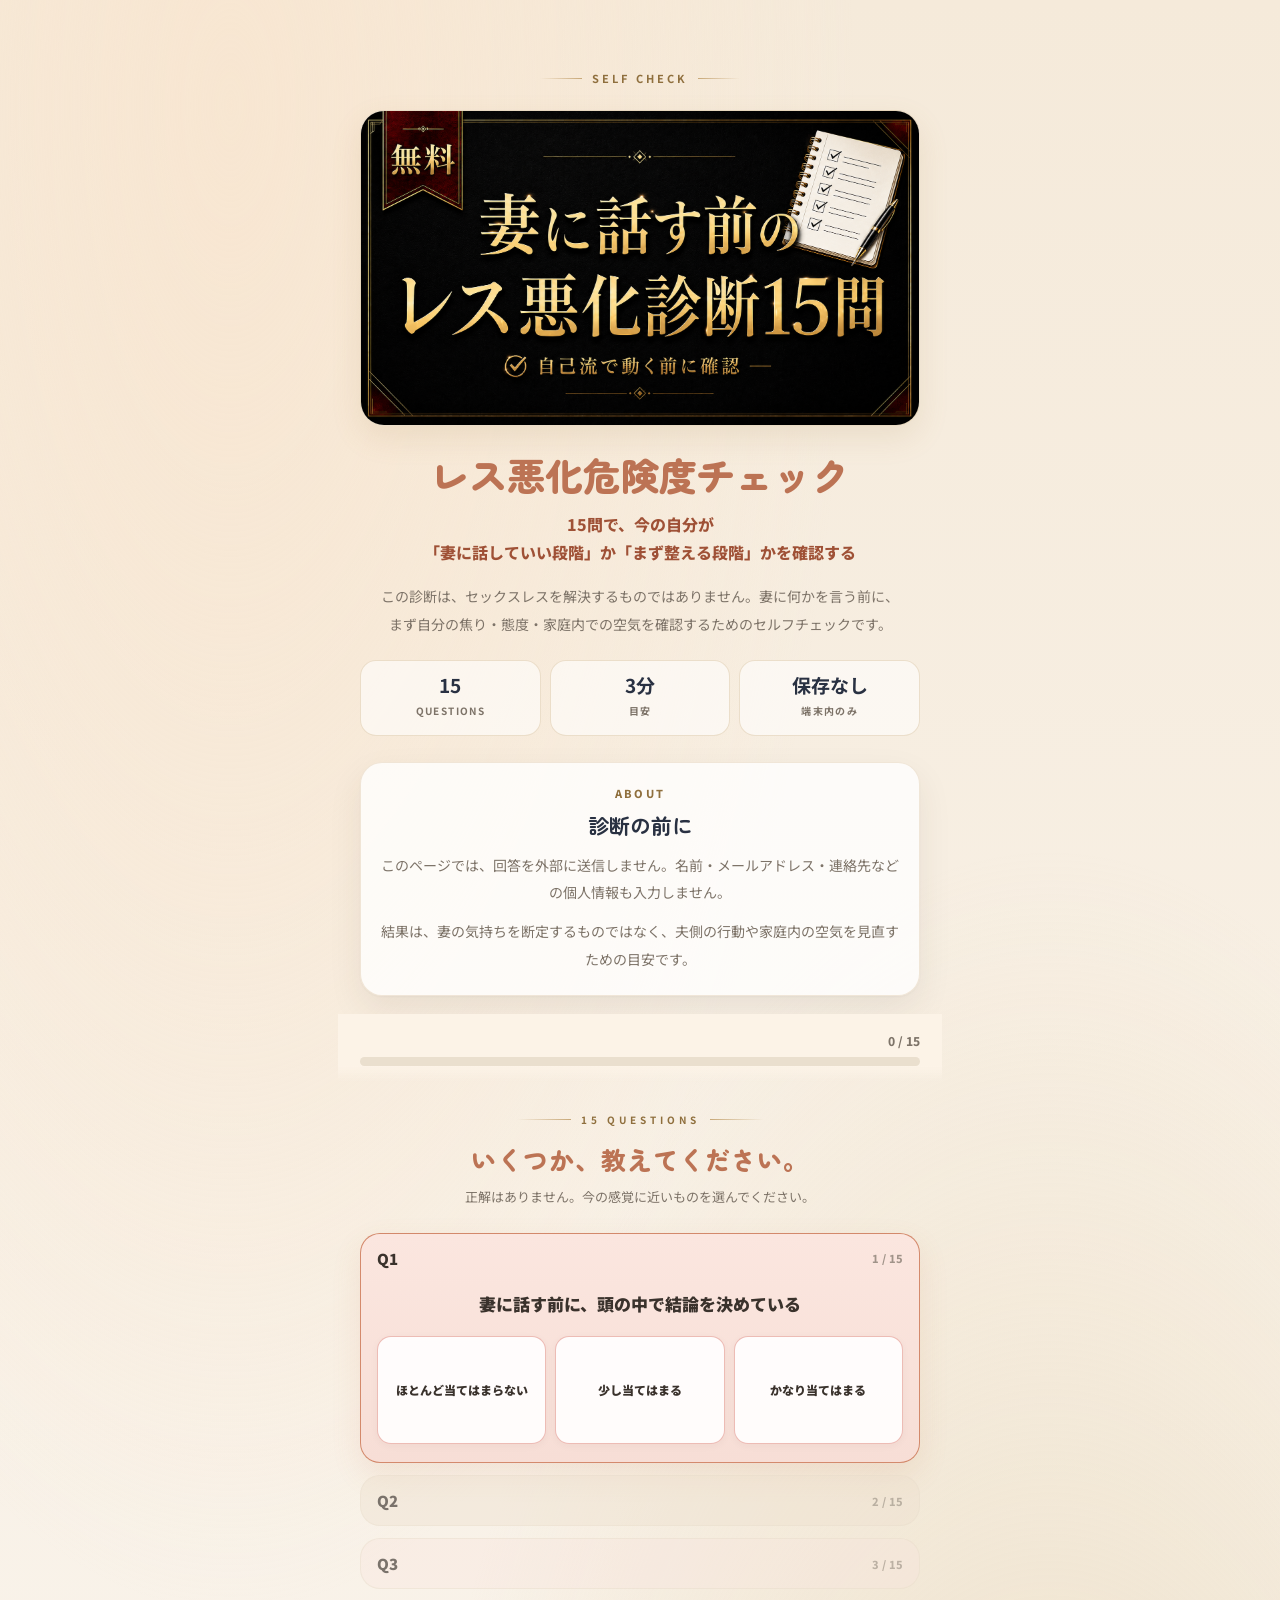
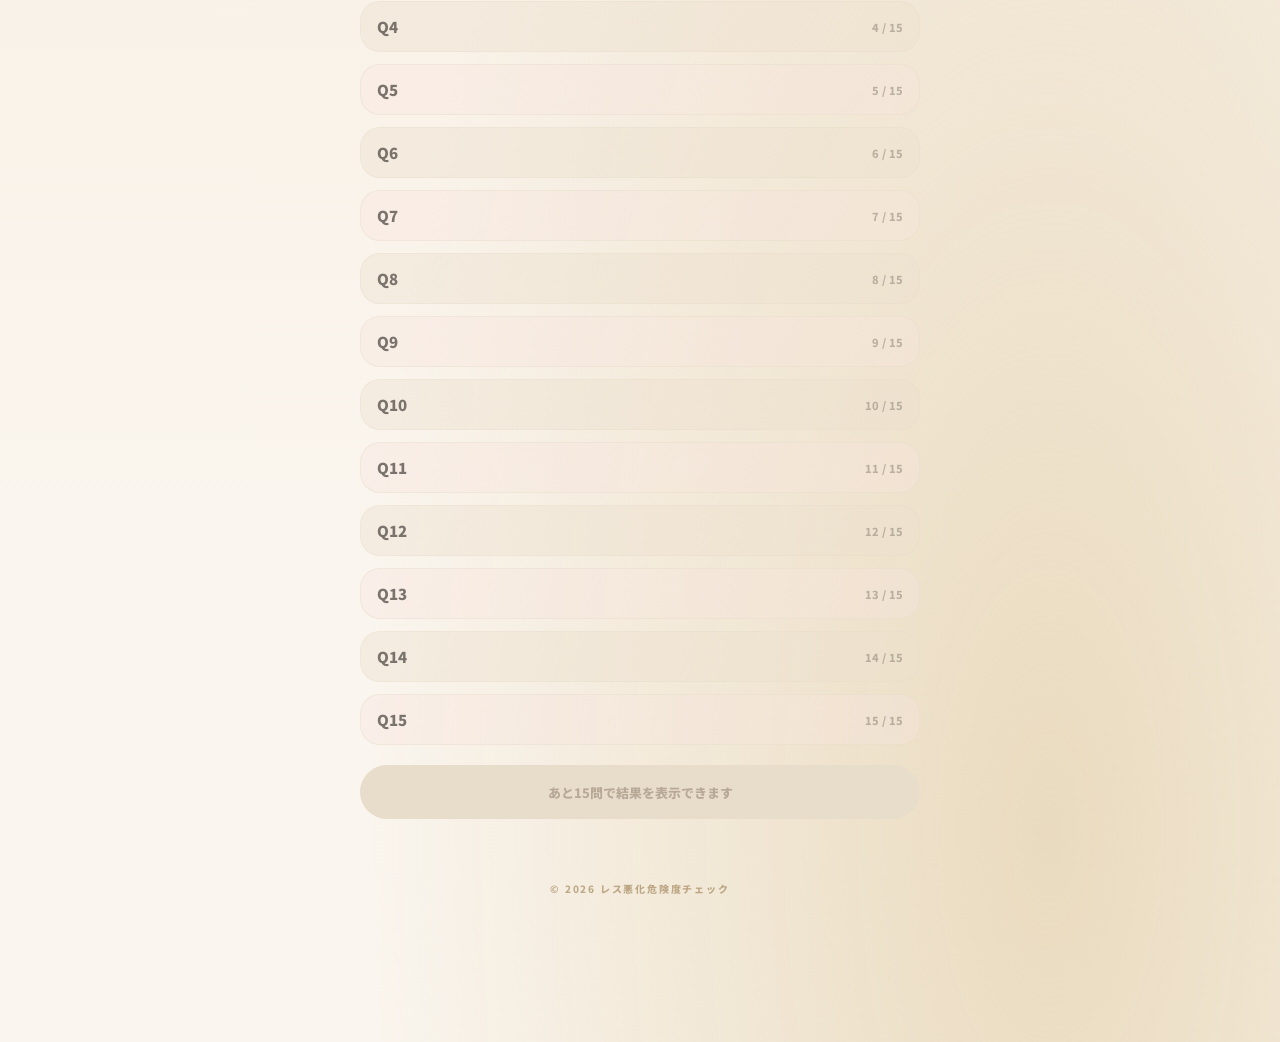
<file: risk-check/index.html>
<!doctype html>
<html lang="ja">
<head>
  <meta charset="utf-8">
  <meta name="viewport" content="width=device-width, initial-scale=1">
  <meta name="description" content="レス悪化危険度チェック。15問で今の状態をセルフチェックできます。">
  <title>レス悪化危険度チェック</title>
  <link rel="preconnect" href="https://fonts.googleapis.com">
  <link rel="preconnect" href="https://fonts.gstatic.com" crossorigin>
  <link href="https://fonts.googleapis.com/css2?family=Noto+Sans+JP:wght@400;500;700;800;900&family=Zen+Maru+Gothic:wght@500;700;900&display=swap" rel="stylesheet">
  <link rel="stylesheet" href="style.css?v=20260515-1">
  <script defer src="script.js?v=20260515-1"></script>
</head>
<body>
  <div class="page-bg">
    <main class="app-frame" id="app">
      <section class="screen landing-screen" id="landing-screen" aria-labelledby="hero-title">
        <div class="ornament-label">
          <span></span>
          <b>SELF CHECK</b>
          <span></span>
        </div>

        <div class="hero-visual">
          <img src="less_checklist15.png" alt="妻に話す前のレス悪化診断15問">
        </div>

        <div class="hero-copy">
          <h1 id="hero-title">レス悪化危険度チェック</h1>
          <p class="lead">15問で、今の自分が<br>「妻に話していい段階」か<br class="mobile-break">「まず整える段階」かを確認する</p>
          <p class="body-copy">この診断は、セックスレスを解決するものではありません。妻に何かを言う前に、まず自分の焦り・態度・家庭内での空気を確認するためのセルフチェックです。</p>
        </div>

        <div class="meta-row" aria-label="診断の概要">
          <div><strong>15</strong><span>QUESTIONS</span></div>
          <div><strong>3分</strong><span>目安</span></div>
          <div><strong>保存なし</strong><span>端末内のみ</span></div>
        </div>

        <section class="plain-section" aria-labelledby="about-title">
          <div class="section-label">ABOUT</div>
          <h2 id="about-title">診断の前に</h2>
          <p>このページでは、回答を外部に送信しません。名前・メールアドレス・連絡先などの個人情報も入力しません。</p>
          <p>結果は、妻の気持ちを断定するものではなく、夫側の行動や家庭内の空気を見直すための目安です。</p>
        </section>

        <section class="quiz-block" id="quiz-screen" aria-labelledby="quiz-heading">
          <div class="quiz-top">
          <div class="quiz-status">
            <span id="quiz-count">0 / 15</span>
            <div class="progress-track" aria-hidden="true">
              <div class="progress-bar" id="progress-bar"></div>
            </div>
          </div>
          </div>

          <div class="quiz-intro">
          <div class="gold-divider" aria-hidden="true">
            <span></span>
            <b>15 QUESTIONS</b>
            <span></span>
          </div>
          <h1 id="quiz-heading">いくつか、教えてください。</h1>
          <p>正解はありません。今の感覚に近いものを選んでください。</p>
          </div>

          <div class="question-list" id="question-list"></div>

          <div class="quiz-submit" id="quiz-submit">
          <button class="primary-button" type="button" data-action="show-result" disabled>すべて回答すると結果を表示できます</button>
          </div>
        </section>

        <footer class="mini-footer">
          <span></span>
          <p>© 2026 レス悪化危険度チェック</p>
          <span></span>
        </footer>
      </section>

      <section class="screen result-screen is-hidden" id="result-screen" aria-labelledby="result-heading" aria-live="polite">
        <div class="result-top">
          <div class="result-badge">YOUR RESULT</div>
          <button class="ghost-button" type="button" data-action="restart">診断をやり直す</button>
        </div>

        <div class="score-panel">
          <p class="score-label">TOTAL SCORE</p>
          <div class="score-number"><span id="score-value">0</span><small>/30</small></div>
          <div class="danger-track" aria-hidden="true">
            <div class="danger-bar" id="danger-bar"></div>
          </div>
          <p class="score-range" id="score-range">0〜7点</p>
        </div>

        <section class="result-block">
          <p class="section-label">判定</p>
          <h2 id="result-heading"></h2>
          <p id="result-description"></p>
        </section>

        <section class="result-block">
          <p class="section-label">推奨アクション</p>
          <ul class="action-list" id="action-list"></ul>
        </section>

        <section class="common-message">
          <h2>点数に関係なく、夫側の土台を整えることは損になりません。</h2>
          <p>まず整えるべき土台は以下の5つです。</p>
          <ol>
            <li>見た目・清潔感</li>
            <li>家庭内での空気・存在感</li>
            <li>家事・育児の自分ごと化</li>
            <li>妻への依存を下げる</li>
            <li>妻のサインと、断られた後の態度</li>
          </ol>
          <p>詳しい解説はnote記事の有料部分でまとめています。</p>
        </section>

        <section class="note-cta" aria-labelledby="note-heading">
          <p class="note-kicker">CONTINUE READING</p>
          <h2 id="note-heading">詳しい読み解きと、次にやることを確認する</h2>
          <p>この診断では、大まかな危険度まで確認できます。ただし、点数だけでは「何をやめるべきか」「どこから整えるべきか」までは分かりません。</p>
          <p>note有料部分では、点数別の詳しい解説と、夫側がまず整える5つの土台を解説しています。</p>
          <a class="primary-button note-button" href="https://note.com/yasuyasu_02/n/n2ad7b9c1fb10">noteで詳しい解説を読む</a>
        </section>

        <footer class="mini-footer">
          <span></span>
          <p>© 2026 レス悪化危険度チェック</p>
          <span></span>
        </footer>
      </section>
    </main>
  </div>

  <noscript>
    <p class="noscript-message">この診断を使うにはJavaScriptを有効にしてください。</p>
  </noscript>
</body>
</html>
</file>
<file: risk-check/style.css>
:root {
  --bg: #faf5ee;
  --bg-deep: #f0dfc7;
  --card: #ffffff;
  --warm: #f3ead9;
  --warm-2: #fbf0df;
  --ink: #3a322c;
  --muted: #7d7368;
  --line: #e8ddcb;
  --accent: #c9714e;
  --accent-deep: #9f5136;
  --gold: #c8a878;
  --gold-deep: #8f6f3d;
  --navy: #293142;
  --shadow: 0 1px 2px rgba(58, 50, 44, 0.04), 0 14px 34px rgba(58, 50, 44, 0.08);
}

* {
  box-sizing: border-box;
}

html {
  background: var(--bg);
  color: var(--ink);
  -webkit-text-size-adjust: 100%;
}

body {
  margin: 0;
  min-height: 100vh;
  font-family: "Noto Sans JP", "Hiragino Sans", "Yu Gothic", Meiryo, system-ui, sans-serif;
  color: var(--ink);
  background: var(--bg);
  letter-spacing: 0;
}

button,
a {
  -webkit-tap-highlight-color: transparent;
}

button {
  font: inherit;
}

.page-bg {
  min-height: 100vh;
  background:
    radial-gradient(ellipse at 18% 4%, rgba(248, 230, 209, 0.95) 0%, rgba(248, 230, 209, 0) 42%),
    radial-gradient(ellipse at 82% 92%, rgba(232, 216, 186, 0.9) 0%, rgba(232, 216, 186, 0) 46%),
    linear-gradient(180deg, #f5eada 0%, var(--bg) 82%);
  display: flex;
  justify-content: center;
}

.app-frame {
  width: 100%;
  max-width: 560px;
  min-height: 100vh;
  background: transparent;
  overflow: visible;
  position: relative;
}

.screen {
  min-height: 100vh;
  padding: 28px 22px 34px;
}

.is-hidden {
  display: none;
}

.ornament-label,
.mini-footer {
  display: flex;
  align-items: center;
  justify-content: center;
  gap: 10px;
  color: var(--gold-deep);
  font-size: 11px;
  font-weight: 800;
  letter-spacing: 3px;
}

.ornament-label span,
.mini-footer span {
  width: 42px;
  height: 1px;
  background: linear-gradient(90deg, rgba(200, 168, 120, 0), var(--gold));
}

.ornament-label span:last-child,
.mini-footer span:last-child {
  background: linear-gradient(90deg, var(--gold), rgba(200, 168, 120, 0));
}

.hero-visual {
  margin: 22px auto 18px;
  width: 100%;
  border-radius: 24px;
  background: linear-gradient(135deg, rgba(255, 255, 255, 0.72), rgba(243, 234, 217, 0.76));
  border: 1px solid rgba(200, 168, 120, 0.32);
  box-shadow: 0 12px 30px rgba(168, 134, 79, 0.14);
  overflow: hidden;
}

.hero-visual img {
  display: block;
  width: 100%;
  height: auto;
}

.hero-copy {
  text-align: center;
}

.eyebrow,
.section-label,
.question-kicker,
.score-label,
.note-kicker {
  margin: 0;
  color: var(--gold-deep);
  font-size: 11px;
  line-height: 1.5;
  font-weight: 800;
  letter-spacing: 2.4px;
}

.hero-copy h1 {
  margin: 8px 0 12px;
  color: #bc7354;
  font-family: "Zen Maru Gothic", "Noto Sans JP", sans-serif;
  font-size: clamp(27px, 7.4vw, 34px);
  line-height: 1.2;
  font-weight: 900;
  letter-spacing: 0;
  white-space: nowrap;
}

.lead {
  margin: 0 auto 16px;
  color: var(--accent-deep);
  font-size: 16px;
  line-height: 1.8;
  font-weight: 800;
}

.mobile-break {
  display: none;
}

.body-copy,
.plain-section p,
.notice-section p,
.result-block p,
.common-message p,
.note-cta p {
  color: var(--muted);
  font-size: 14px;
  line-height: 1.95;
}

.body-copy {
  margin: 0 0 22px;
  text-align: left;
}

.primary-button,
.secondary-button,
.ghost-button,
.choice-button {
  border: 0;
  border-radius: 999px;
  cursor: pointer;
  transition: transform 0.16s ease, box-shadow 0.16s ease, background 0.16s ease, border-color 0.16s ease;
}

.primary-button {
  width: 100%;
  min-height: 58px;
  display: inline-flex;
  align-items: center;
  justify-content: center;
  padding: 17px 22px;
  background: linear-gradient(135deg, var(--accent) 0%, #dc7e59 50%, var(--accent) 100%);
  color: #fff8f1;
  box-shadow: 0 10px 26px rgba(201, 113, 78, 0.34), inset 0 1px 0 rgba(255, 255, 255, 0.24);
  font-size: 16px;
  font-weight: 800;
  letter-spacing: 1px;
  text-decoration: none;
  text-align: center;
  position: relative;
  overflow: hidden;
}

.primary-button:disabled {
  cursor: default;
  color: #b8a896;
  background: #e8ddcb;
  box-shadow: none;
}

.primary-button:not(:disabled):active,
.secondary-button:active,
.choice-button:active {
  transform: scale(0.985);
}

.meta-row {
  display: grid;
  grid-template-columns: repeat(3, 1fr);
  gap: 9px;
  margin: 20px 0 26px;
}

.meta-row div {
  min-height: 76px;
  padding: 13px 6px;
  border: 1px solid rgba(200, 168, 120, 0.32);
  border-radius: 16px;
  background: rgba(255, 255, 255, 0.58);
  text-align: center;
}

.meta-row strong {
  display: block;
  color: var(--navy);
  font-size: 19px;
  line-height: 1.2;
}

.meta-row span {
  display: block;
  margin-top: 6px;
  color: var(--muted);
  font-size: 10px;
  font-weight: 700;
  letter-spacing: 1.4px;
}

.plain-section,
.notice-section,
.question-card,
.result-block,
.score-panel,
.common-message,
.note-cta {
  background: rgba(255, 255, 255, 0.78);
  border: 1px solid rgba(200, 168, 120, 0.26);
  border-radius: 22px;
  box-shadow: var(--shadow);
}

.plain-section {
  padding: 22px 20px;
}

.plain-section h2,
.notice-section h2,
.result-block h2,
.common-message h2,
.note-cta h2 {
  margin: 8px 0 10px;
  color: var(--navy);
  font-family: "Zen Maru Gothic", "Noto Sans JP", sans-serif;
  font-size: 21px;
  line-height: 1.55;
  letter-spacing: 0;
}

.plain-section p,
.notice-section p,
.result-block p,
.common-message p,
.note-cta p {
  margin: 0;
}

.plain-section p + p,
.note-cta p + p {
  margin-top: 12px;
}

.notice-section {
  margin-top: 14px;
  padding: 18px 18px;
  background: rgba(251, 240, 223, 0.78);
  border-style: dashed;
}

.notice-section h2 {
  margin-top: 0;
  font-size: 17px;
}

.compact {
  margin-top: 16px;
}

.mini-footer {
  margin-top: 50px;
  padding-bottom: 22px;
  opacity: 0.54;
  font-size: 10px;
  letter-spacing: 1.8px;
}

.mini-footer p {
  margin: 0;
}

.mini-footer span {
  display: none;
}

.quiz-block {
  margin-top: 18px;
  padding-bottom: 12px;
}

.quiz-top {
  position: sticky;
  top: 0;
  z-index: 10;
  display: flex;
  align-items: center;
  gap: 14px;
  margin: 0 -22px 22px;
  padding: 16px 22px;
  background: linear-gradient(180deg, #fcf3e7 76%, rgba(252, 243, 231, 0));
}

.ghost-button {
  flex: 0 0 auto;
  min-height: 38px;
  padding: 8px 14px;
  color: var(--gold-deep);
  background: rgba(255, 255, 255, 0.68);
  border: 1px solid rgba(200, 168, 120, 0.32);
  font-size: 13px;
  font-weight: 800;
  letter-spacing: 0;
}

.quiz-status {
  flex: 1;
}

.quiz-status span {
  display: block;
  margin-bottom: 8px;
  color: var(--muted);
  font-size: 12px;
  font-weight: 800;
  text-align: right;
}

.progress-track,
.danger-track {
  width: 100%;
  height: 9px;
  overflow: hidden;
  border-radius: 999px;
  background: #eadfce;
}

.progress-bar,
.danger-bar {
  width: 0%;
  height: 100%;
  border-radius: inherit;
  background: linear-gradient(90deg, var(--gold), var(--accent));
  transition: width 0.24s ease;
}

.quiz-intro {
  margin: 30px 0 24px;
  text-align: center;
}

.gold-divider {
  display: flex;
  align-items: center;
  justify-content: center;
  gap: 10px;
  margin-bottom: 14px;
  color: var(--gold-deep);
  font-size: 10px;
  font-weight: 900;
  letter-spacing: 4px;
}

.gold-divider span {
  width: 54px;
  height: 1px;
  background: linear-gradient(90deg, rgba(200, 168, 120, 0), var(--gold));
}

.gold-divider span:last-child {
  background: linear-gradient(90deg, var(--gold), rgba(200, 168, 120, 0));
}

.quiz-intro h1 {
  margin: 0 0 8px;
  color: #bc7354;
  font-family: "Zen Maru Gothic", "Noto Sans JP", sans-serif;
  font-size: 25px;
  line-height: 1.45;
  font-weight: 900;
  letter-spacing: 1px;
}

.quiz-intro p {
  margin: 0;
  color: var(--muted);
  font-size: 13px;
  line-height: 1.8;
}

.question-list {
  display: grid;
  gap: 12px;
}

.accordion-question {
  border-radius: 20px;
  background: rgba(237, 225, 207, 0.62);
  border: 1px solid rgba(232, 221, 203, 0.75);
  overflow: hidden;
  transition: background 0.22s ease, border-color 0.22s ease, box-shadow 0.22s ease;
}

.accordion-question:nth-child(odd) {
  background: rgba(248, 230, 222, 0.58);
}

.accordion-question.is-open {
  background: linear-gradient(180deg, #fbe6df 0%, #f7ded6 100%);
  border-color: rgba(232, 168, 160, 0.78);
  box-shadow: 0 12px 30px rgba(201, 113, 78, 0.12);
}

.accordion-question.is-open:nth-child(even) {
  background: linear-gradient(180deg, #f2e5d0 0%, #eadbc2 100%);
  border-color: rgba(200, 168, 120, 0.52);
}

.accordion-question.is-answered:not(.is-open) {
  background: rgba(255, 250, 242, 0.74);
  border-color: rgba(200, 168, 120, 0.28);
}

.accordion-question.is-active {
  border-color: rgba(201, 113, 78, 0.78);
}

.accordion-question.is-locked {
  opacity: 0.66;
}

.question-summary {
  width: 100%;
  min-height: 48px;
  display: flex;
  align-items: center;
  justify-content: space-between;
  gap: 12px;
  padding: 14px 16px;
  color: var(--ink);
  background: transparent;
  border: 0;
  font: inherit;
  cursor: pointer;
}

.question-summary:disabled {
  cursor: default;
}

.summary-title {
  color: var(--ink);
  font-size: 15px;
  font-weight: 900;
}

.summary-meta {
  color: rgba(125, 115, 104, 0.72);
  font-size: 11px;
  font-weight: 800;
}

.summary-answer {
  display: inline-flex;
  align-items: center;
  min-height: 24px;
  padding: 4px 9px;
  border-radius: 999px;
  color: var(--accent-deep);
  background: rgba(255, 255, 255, 0.64);
  border: 1px solid rgba(200, 168, 120, 0.25);
  font-size: 10px;
  font-weight: 900;
}

.question-body {
  padding: 2px 16px 18px;
}

.question-body h2 {
  margin: 4px 0 18px;
  color: var(--ink);
  font-size: 17px;
  line-height: 1.75;
  font-weight: 900;
  text-align: center;
  letter-spacing: 0;
}

.choices {
  display: grid;
  grid-template-columns: repeat(3, minmax(0, 1fr));
  gap: 9px;
}

.choice-button {
  width: 100%;
  min-height: 108px;
  padding: 10px 7px;
  color: var(--ink);
  background: rgba(255, 255, 255, 0.9);
  border: 1.5px solid rgba(232, 168, 160, 0.76);
  border-radius: 14px;
  box-shadow: 0 2px 8px rgba(58, 50, 44, 0.04);
  text-align: center;
}

.choice-button.is-selected {
  color: var(--navy);
  border-color: var(--accent);
  background: #fffaf2;
  box-shadow: 0 8px 18px rgba(201, 113, 78, 0.16), inset 0 0 0 2px rgba(255, 255, 255, 0.65);
}

.choice-main {
  min-height: 86px;
  display: flex;
  flex-direction: column;
  align-items: center;
  justify-content: center;
  gap: 7px;
  font-size: 12px;
  font-weight: 900;
  line-height: 1.55;
}

.choice-score {
  color: var(--accent-deep);
  font-size: 10px;
  font-weight: 900;
  letter-spacing: 1px;
}

.quiz-submit {
  margin-top: 20px;
}

.quiz-submit .primary-button:disabled {
  min-height: 54px;
  font-size: 13px;
  letter-spacing: 0;
}

.result-screen {
  padding-top: 22px;
}

.result-top {
  display: flex;
  align-items: center;
  justify-content: space-between;
  gap: 12px;
  margin-bottom: 14px;
}

.result-badge {
  display: inline-flex;
  align-items: center;
  min-height: 32px;
  padding: 7px 13px;
  color: var(--gold-deep);
  background: rgba(255, 255, 255, 0.7);
  border: 1px solid var(--gold);
  border-radius: 999px;
  font-size: 10px;
  font-weight: 800;
  letter-spacing: 2px;
}

.score-panel {
  padding: 24px 22px 20px;
  text-align: center;
  background:
    radial-gradient(ellipse at 50% 0%, rgba(251, 228, 212, 0.78) 0%, rgba(251, 228, 212, 0) 62%),
    linear-gradient(180deg, #ffffff 0%, #fffbf4 100%);
}

.score-number {
  margin: 6px 0 14px;
  color: var(--navy);
  font-size: 64px;
  line-height: 1;
  font-weight: 900;
}

.score-number small {
  color: var(--muted);
  font-size: 24px;
  font-weight: 800;
}

.score-range {
  margin: 10px 0 0;
  color: var(--gold-deep);
  font-size: 12px;
  font-weight: 800;
  letter-spacing: 1.6px;
}

.result-block,
.common-message,
.note-cta {
  margin-top: 14px;
  padding: 22px 20px;
}

.action-list {
  display: grid;
  gap: 10px;
  margin: 14px 0 0;
  padding: 0;
  list-style: none;
}

.action-list li,
.common-message li {
  color: var(--ink);
  font-size: 14px;
  line-height: 1.8;
}

.action-list li {
  position: relative;
  padding: 11px 12px 11px 34px;
  border-radius: 14px;
  background: #fffaf2;
  border: 1px solid var(--line);
}

.action-list li::before {
  content: "";
  position: absolute;
  top: 19px;
  left: 15px;
  width: 8px;
  height: 8px;
  border-radius: 50%;
  background: linear-gradient(135deg, var(--gold), var(--accent));
}

.common-message {
  background: linear-gradient(135deg, #fbe9d6 0%, var(--warm) 100%);
}

.common-message h2 {
  font-size: 18px;
}

.common-message ol {
  display: grid;
  gap: 7px;
  margin: 12px 0;
  padding-left: 24px;
}

.note-cta {
  color: #fbf6ed;
  background:
    radial-gradient(ellipse at 18% 0%, rgba(201, 113, 78, 0.28) 0%, rgba(201, 113, 78, 0) 55%),
    linear-gradient(135deg, #293142 0%, #3a322c 100%);
  border-color: rgba(200, 168, 120, 0.34);
}

.note-cta h2 {
  color: #fbf6ed;
}

.note-cta p {
  color: rgba(251, 246, 237, 0.74);
}

.note-kicker {
  color: var(--gold);
}

.note-button {
  margin-top: 18px;
}

.noscript-message {
  margin: 16px;
  padding: 16px;
  color: var(--ink);
  background: #fff;
  border: 1px solid var(--line);
  border-radius: 12px;
}

@media (min-width: 720px) {
  .page-bg {
    align-items: flex-start;
    padding: 70px 20px 90px;
  }

  .app-frame {
    min-height: auto;
    border-radius: 0;
    box-shadow: none;
  }

  .screen {
    min-height: auto;
    padding: 0 0 34px;
  }

  .landing-screen {
    text-align: center;
  }

  .hero-visual {
    margin-top: 24px;
    margin-bottom: 26px;
  }

  .hero-copy h1 {
    font-size: 38px;
  }

  .lead {
    max-width: 520px;
    margin-left: auto;
    margin-right: auto;
  }

  .body-copy {
    max-width: 520px;
    margin-left: auto;
    margin-right: auto;
    text-align: center;
  }

  .quiz-top {
    padding-top: 18px;
  }
}

@media (max-width: 374px) {
  .screen {
    padding-left: 18px;
    padding-right: 18px;
  }

  .hero-copy h1 {
    font-size: 26px;
  }

  .lead {
    font-size: 15px;
  }

  .meta-row {
    gap: 7px;
  }

  .choices {
    gap: 7px;
  }

  .choice-button {
    min-height: 104px;
    padding: 9px 5px;
  }

  .choice-main {
    font-size: 11px;
  }
}

@media (max-width: 560px) {
  .mobile-break {
    display: block;
  }
}
</file>
